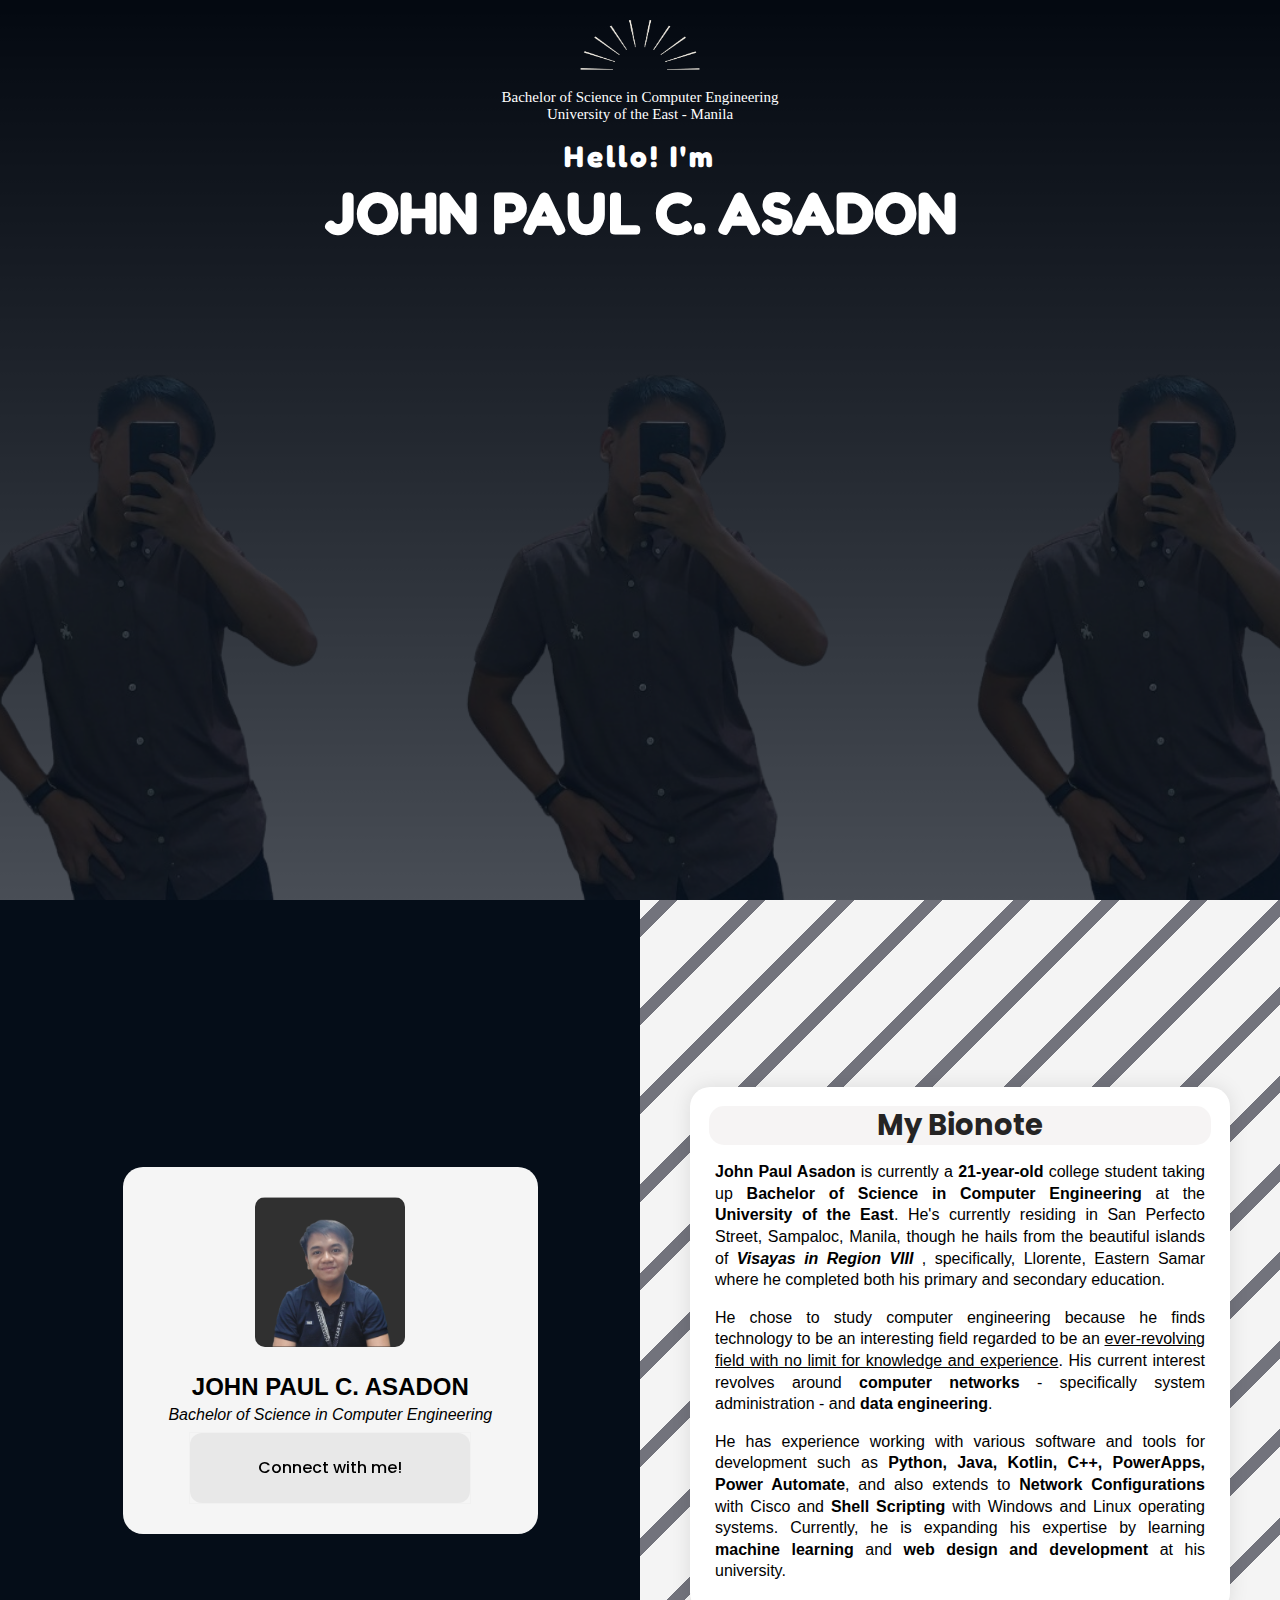
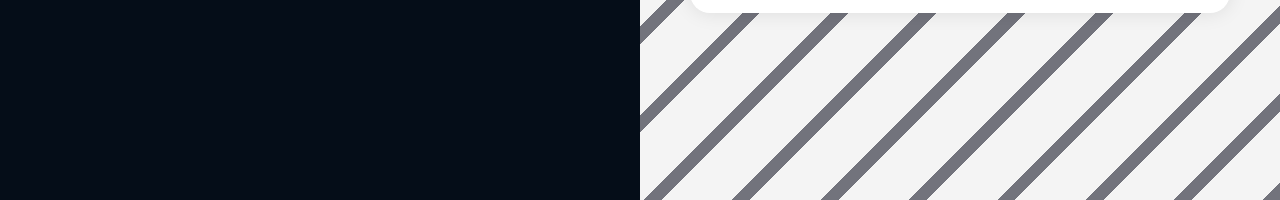
<file: index.html>
<!DOCTYPE html>
<html lang="en">

<head>
    <meta charset="UTF-8">
    <meta name="viewport" content="width=device-width, initial-scale=1.0">
    <title>Bionote</title>
    <link rel="stylesheet" href="styles.css">

</head>

<body>
    <div class="top-section">
        <div class="top-content">
            <img src="icon.png" height="50px" width="120px">  
            <p>Bachelor of Science in Computer Engineering<br>
                University of the East - Manila</p>      
             <h2>Hello! I'm </h2>
             <h1>  JOHN PAUL C. ASADON</h1>

        </div>
    </div>
    <div class="sections-container">
        <div class="left-section">
            <center>
                <div class="content">
                    <div>
                        <img class="profile-pic" src="bionote img.png" height="150px" width="150px">
                    </div>
                    <h2 style="color: #000; margin: 2px;">JOHN PAUL C. ASADON</h2>
                    <p style="color: #000; margin: 5px; margin-bottom: 8px;"><i>Bachelor of Science in Computer Engineering</i></p>
                    <!-- <div class="social-links">
                        <a href="https://www.instagram.com/jp.asadon/"><img src="ig.png" width="30px" height="30px" alt="Instagram"></a>
                        <a href="https://x.com/idkkrealllyyy?t=Nxgfuk8yyjNJ076IogHYPw&s=09"><img src="x.png" width="30px" height="30px" alt="X"></a>
                        <a href="https://www.facebook.com/profile.php?id=100082509960393&mibextid=JRoKGi
                        "><img src="fb.png" width="30px" height="30px" alt="Facebook"></a>
                        <a href="https://www.tiktok.com/@ji.peeee?_t=8oVj8GSJMTE&_r=1"><img src="tiktok.png" width="30px" height="30px" alt="TikTok"></a>
                        <a href="https://www.linkedin.com/in/john-paul-asadon-a41352255?utm_source=share&utm_campaign=share_via&utm_content=profile&utm_medium=android_app"><img src="linkedin.png" width="30px" height="30px" alt="LinkedIn"></a><br>
                        <a href="https://mail.google.com/mail/u/0/#inbox?compose=GTvVlcSHxjTVXcXHvVwVTpCPrcSkXrQNfngbRmRmxcKhsMLZSZRDjnmXfTGgJzHKsrvXZkPNGvqCV"><p style="font-style: italic; color: #000; font-size:small; margin-top: 5px;"> asadon.johnpaul@ue.edu.ph</a>

                    </div> -->
                    <div class="flip-card">
                        <div class="flip-card-inner">
                          <div class="flip-card-front">
                            <p>Connect with me!</p>
                          </div>
                          <div class="flip-card-back">
                            <a href="https://www.instagram.com/jp.asadon/"><img src="ig.png" width="30px" height="30px" alt="Instagram"></a>
                        <a href="https://x.com/idkkrealllyyy?t=Nxgfuk8yyjNJ076IogHYPw&s=09"><img src="x.png" width="30px" height="30px" alt="X"></a>
                        <a href="https://www.facebook.com/profile.php?id=100082509960393&mibextid=JRoKGi
                        "><img src="fb.png" width="30px" height="30px" alt="Facebook"></a>
                        <a href="https://www.tiktok.com/@ji.peeee?_t=8oVj8GSJMTE&_r=1"><img src="tiktok.png" width="30px" height="30px" alt="TikTok"></a>
                        <a href="https://www.linkedin.com/in/john-paul-asadon-a41352255?utm_source=share&utm_campaign=share_via&utm_content=profile&utm_medium=android_app"><img src="linkedin.png" width="30px" height="30px" alt="LinkedIn" ></a>
                        <!-- <a href="https://mail.google.com/mail/u/0/#inbox?compose=GTvVlcSHxjTVXcXHvVwVTpCPrcSkXrQNfngbRmRmxcKhsMLZSZRDjnmXfTGgJzHKsrvXZkPNGvqCV"><p style="font-style: italic; color: #000; font-size:small; margin-top: 5px;"> asadon.johnpaul@ue.edu.ph</a> -->
                            <a href="https://mail.google.com/mail/u/0/#inbox?compose=GTvVlcSHxjTVXcXHvVwVTpCPrcSkXrQNfngbRmRmxcKhsMLZSZRDjnmXfTGgJzHKsrvXZkPNGvqCV"><img src="mail.png" width="30px" height="30px" alt="Email"></a>
                          </div>
                        </div>
                      </div>
                    </div>
                    </center>
                    </div>
                    <div class="right-section">
                        <div class="content">
                            <h2>My Bionote</h2>
                            <p><b>John Paul Asadon</b> is currently a <b>21-year-old</b> college student taking up <b>Bachelor
                                of Science in Computer Engineering</b> at the <b>University of the East</b>. He's currently residing in San Perfecto
                                Street, Sampaloc, Manila, though he hails from the beautiful islands of <b><i>Visayas in Region VIII </i></b>,
                                specifically, Llorente, Eastern Samar where he completed both his primary and secondary education.</p>
                            <p>He chose to study computer engineering because he finds technology to be an
                                interesting field regarded to be an <u>ever-revolving field with no limit for knowledge and experience</u>. His
                                current interest revolves around <b>computer networks</b> - specifically system administration - and <b>data
                                engineering</b>.</p>
                            <p>He has experience working with various software and tools for development such
                                as <b>Python, Java, Kotlin, C++, PowerApps, Power Automate</b>, and also extends to <b>Network Configurations</b> with
                                Cisco and <b>Shell Scripting</b> with Windows and Linux operating systems. Currently, he is expanding his expertise
                                by learning <b> machine learning</b> and <b>web design and development</b> at his university.</p>
                    
                        </div>
                    </div>
                    </div>
                </body>
                    
                    </html>
</file>
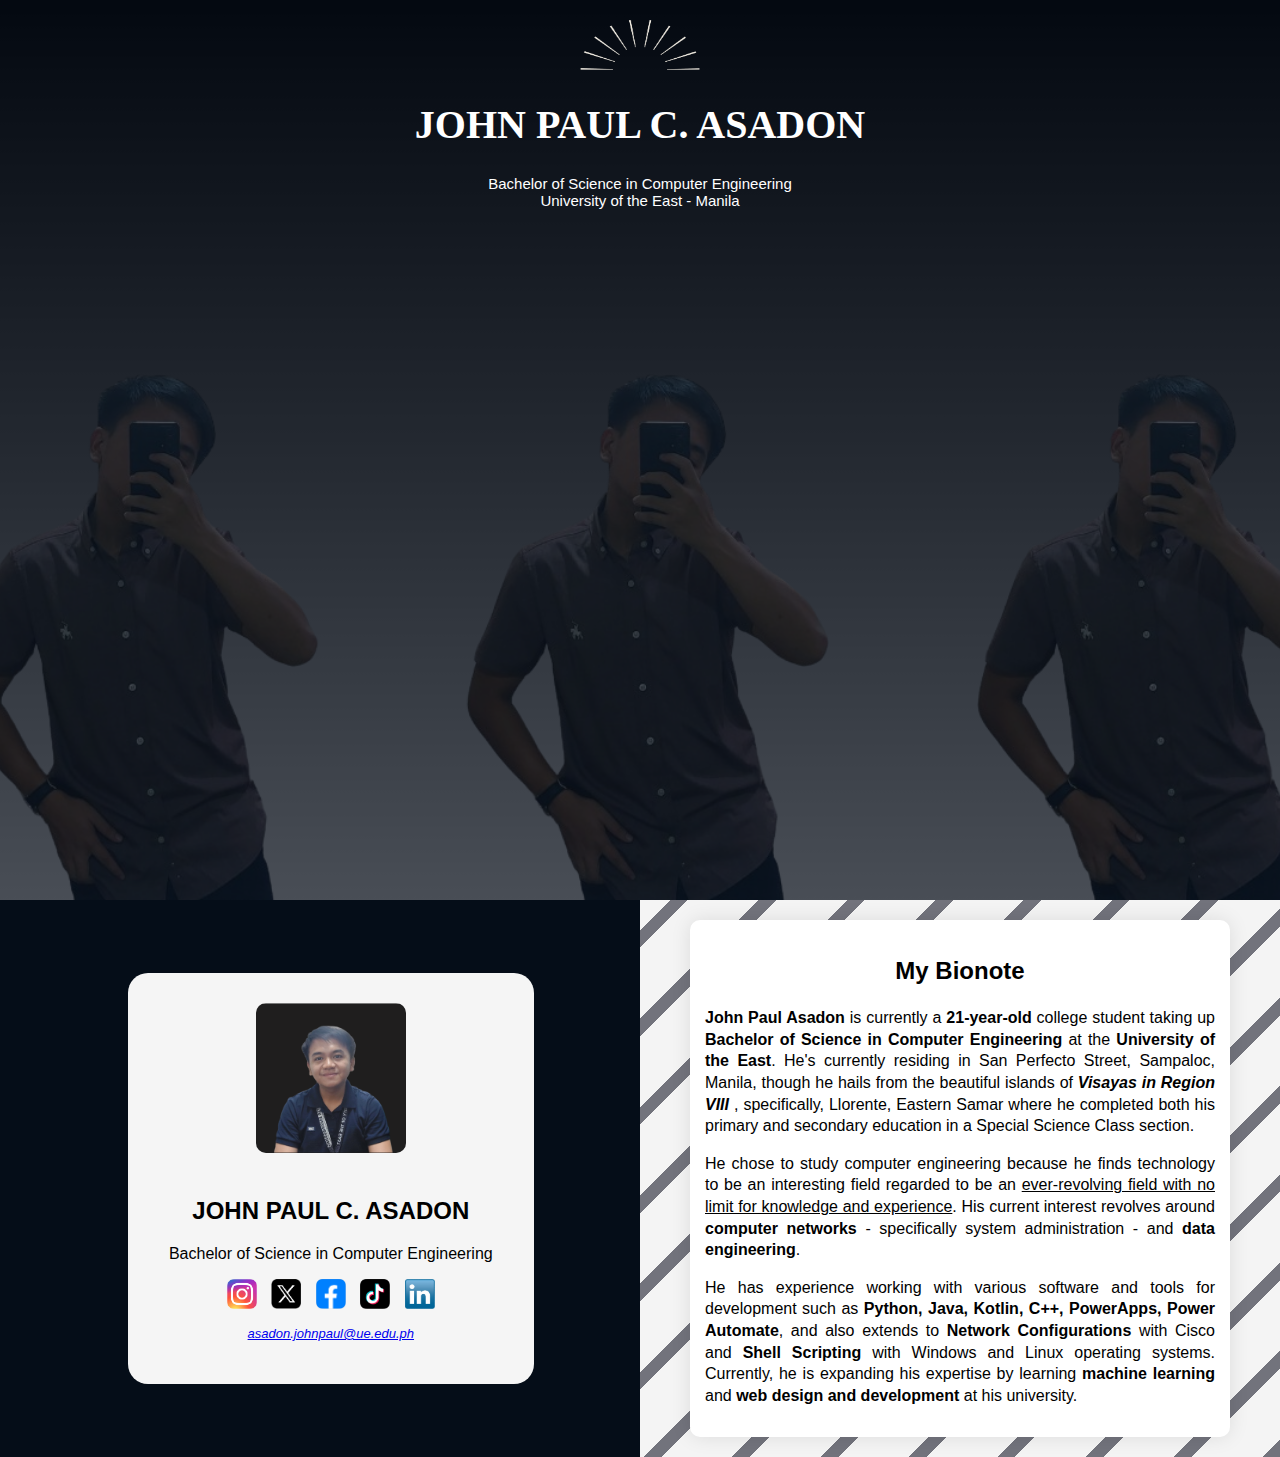
<file: Asadon_MP1/index.html>
<!DOCTYPE html>
<html lang="en">

<head>
    <meta charset="UTF-8">
    <meta name="viewport" content="width=device-width, initial-scale=1.0">
    <title>Bionote</title>
    <style>
        body {  
            font-family: Arial, sans-serif;
            margin: 0;
            padding: 0;
            display: flex;
            flex-direction: column;
            height: 100vh;
            background-image: linear-gradient(to bottom, #000000, #363636, #6c6c6c, #a7a7a7, #e6e6e6);
        
        }

        .top-section {
            position:relative;
            height: 100%;
            background: url('top bg-1.png') no-repeat center center/cover
        }
        .top-section::before {
            content: '';
            position: absolute;
            top: 0;
            left: 0;
            width: 100%;
            height: 100%;
            background-color: rgba(5, 13, 24, 0.70);
        }

        .top-content {
            position: relative;
            height: 100vh;
            z-index: 1;
            color: #fff;
            text-align: center;
            padding: 20px;
        }

        .sections-container {
            display: flex;
            height: 100vh;
        }

        .left-section,
        .right-section {
            width: 50%;
            padding: 20px;
            box-sizing: border-box;
        }

        .left-section {
            background-color:  rgba(5, 13, 24, 1);
            color: #fff;
            display: flex;
            flex-direction: column;
            align-items: center;
            justify-content: center;
        }

        .left-section .content {
            width: 90%;
            max-width: 600px;
            background-color: #f5f5f5;
            padding: 30px;
            align-items: center;
            border-radius: 20px;
            box-shadow: 20px;
        }

        .right-section {
            /* background-color: #f5f5f5; */
            background-color: #f4f4f4;
    background: repeating-linear-gradient( -45deg, #72737c, #72737c 12.5px, #f4f4f4 12.5px, #f4f4f4 62.5px );
            display: flex;
            align-items: center;
            /* border-radius: 20px; */
            justify-content: center;
        }

        .right-section .content {
            width: 85%;
            max-width: 600px;
            background-color: #fff;
            line-height: 1.35;
            padding: 15px;
            box-shadow: 0 0 20px rgba(0, 0, 0, 0.1);
            border-radius: 10px;
        }

        .profile-pic {
            width: 150px;
            height: 150px;
            background-color: #ccc;
            border-radius: 10px;
            margin-bottom: 20px;
        }

        .social-links img {
            /* width: 24px;
            height: 30px; */
            margin: 0 5px;
            align-items: center;
        }

        /* .footer{

        } */
    </style>
</head>

<body>
    <div class="top-section">
        <div class="top-content">
            <img src="icon.png" height="50px" width="120px">       
             <h1 style="font-family: system ui; font-size: 40px;">JOHN PAUL C. ASADON</h1>
            <p style="font-size: 15px; font-family: Arial;">Bachelor of Science in Computer Engineering<br>
                University of the East - Manila</p>
        </div>
    </div>
    <div class="sections-container">
        <div class="left-section">
            <center>
                <div class="content">
                    <div>
                        <img class="profile-pic" src="bionote img.png" height="150px" width="150px">
                    </div>
                    <h2 style="color: #000;">JOHN PAUL C. ASADON</h2>
                    <p style="color: #000;">Bachelor of Science in Computer Engineering</p>
                    <div class="social-links">
                        <a href="https://www.instagram.com/jp.asadon/"><img src="ig.png" width="30px" height="30px" alt="Instagram"></a>
                        <a href="https://x.com/idkkrealllyyy?t=Nxgfuk8yyjNJ076IogHYPw&s=09"><img src="x.png" width="30px" height="30px" alt="X"></a>
                        <a href="https://www.facebook.com/profile.php?id=100082509960393&mibextid=JRoKGi
                        "><img src="fb.png" width="30px" height="30px" alt="Facebook"></a>
                        <a href="https://www.tiktok.com/@ji.peeee?_t=8oVj8GSJMTE&_r=1"><img src="tiktok.png" width="30px" height="30px" alt="TikTok"></a>
                        <a href="https://www.linkedin.com/in/john-paul-asadon-a41352255?utm_source=share&utm_campaign=share_via&utm_content=profile&utm_medium=android_app"><img src="linkedin.png" width="30px" height="30px" alt="LinkedIn"></a><br>
                        <a href="https://mail.google.com/mail/u/0/#inbox?compose=GTvVlcSHxjTVXcXHvVwVTpCPrcSkXrQNfngbRmRmxcKhsMLZSZRDjnmXfTGgJzHKsrvXZkPNGvqCV"><p style="font-style: italic; color: #000; font-size:small;"> asadon.johnpaul@ue.edu.ph</a>

                    </div>
                    </div>
                    </center>
                    </div>
                    <div class="right-section">
                        <div class="content">
                            <h2 style="text-align: center;">My Bionote</h2>
                            <p style="text-align: justify;"><b>John Paul Asadon</b> is currently a <b>21-year-old</b> college student taking up <b>Bachelor
                                of Science in Computer Engineering</b> at the <b>University of the East</b>. He's currently residing in San Perfecto
                                Street, Sampaloc, Manila, though he hails from the beautiful islands of <b><i>Visayas in Region VIII </i></b>,
                                specifically, Llorente, Eastern Samar where he completed both his primary and secondary education in a
                                Special Science Class section.</p>
                            <p style="text-align: justify;">He chose to study computer engineering because he finds technology to be an
                                interesting field regarded to be an <u>ever-revolving field with no limit for knowledge and experience</u>. His
                                current interest revolves around <b>computer networks</b> - specifically system administration - and <b>data
                                engineering</b>.</p>
                            <p style="text-align: justify;">He has experience working with various software and tools for development such
                                as <b>Python, Java, Kotlin, C++, PowerApps, Power Automate</b>, and also extends to <b>Network Configurations</b> with
                                Cisco and <b>Shell Scripting</b> with Windows and Linux operating systems. Currently, he is expanding his expertise
                                by learning <b> machine learning</b> and <b>web design and development</b> at his university.</p>
                    
                        </div>
                    </div>
                    </div>
                    
                    </body>
                    
                    </html>
</file>
<file: styles.css>
@import url('https://fonts.googleapis.com/css2?family=Rowdies:wght@300;400;700&display=swap');
@import url('https://fonts.googleapis.com/css2?family=Fredoka+One&display=swap');
@import url('https://fonts.googleapis.com/css2?family=Poppins:ital,wght@0,100;0,200;0,300;0,400;0,500;0,600;0,700;0,800;0,900;1,100;1,200;1,300;1,400;1,500;1,600;1,700;1,800;1,900&family=Rowdies:wght@300;400;700&display=swap');
        body {  
            font-family: Arial, sans-serif;
            margin: 0;
            padding: 0;
            display: flex;
            flex-direction: column;
            height: 100vh;
            background-image: linear-gradient(to bottom, #000000, #363636, #6c6c6c, #a7a7a7, #e6e6e6);
        
        }

        .top-section {
            position:relative;
            height: 100%;
            background: url('top bg-1.png') no-repeat center center/cover
        }
        .top-section::before {
            content: '';
            position: absolute;
            top: 0;
            left: 0;
            width: 100%;
            height: 100%;
            background-color: rgba(5, 13, 24, 0.70);
        }

        .top-content {
            position: relative;
            height: 100vh;
            z-index: 1;
            color: #fff;
            text-align: center;
            padding: 20px;

        }

        @keyframes floatIn {
            from {
                opacity: 0;
                transform: translateY(50px); 
            }
            to {
                opacity: 1;
                transform: translateY(0); 
            }
        }
        
        .top-content h1, .top-content h2 {
            font-family: 'Fredoka One', sans-serif;
            color: #FFFFFF;
            animation: floatIn 2s ease-in-out forwards; 
            animation-delay: 0.5s; 
        }
        
        .top-content h1 {
            font-family: 'Fredoka One', sans-serif;
            margin: 2px;
            font-size: 60px;
            color: #FFFFFF;
        }
        
        .top-content h1:hover {
            color: #edebeb;
            text-shadow:
                -3px 0 red,  
                3px 0 #00FFFF;  
            letter-spacing: 3px;
        }
        

        .top-content h2{
            font-family: 'Fredoka One', sans-serif;
            font-size: 30px;
    color: #FFFFFF;
   margin: 0px;
   /* padding-left: 210px;
   text-align: left; */
    letter-spacing: 3px;
        }
        
        .top-content p{
            font-family: Verdana;
    font-size: 15px;
    color: #FFFFFF;
        }
        

        .sections-container {
            display: flex;
    height: 100vh;
        }

        .left-section,
        .right-section {
            width: 50%;
            padding: 20px;
            box-sizing: border-box;
            height: 100vh;
        }

        .left-section {
            background-color:  rgba(5, 13, 24, 1);
            color: #fff;
            display: flex;
            flex-direction: column;
            align-items: center;
            justify-content: center;
        }

        .left-section .content {
            width: 90%;
            max-width: 600px;
            background-color: #f5f5f5;
            padding: 30px;
            align-items: center;
            border-radius: 20px;
            box-shadow: 20px;
        }

        .right-section {
            /* background-color: #f5f5f5; */
            background-color: #f4f4f4;
    background: repeating-linear-gradient( -45deg, #72737c, #72737c 12.5px, #f4f4f4 12.5px, #f4f4f4 62.5px );
            display: flex;
            align-items: center;
            /* border-radius: 20px; */
            justify-content: center;
        }

        .right-section .content {
            width: 85%;
            max-width: 600px;
            background-color: #fff;
            line-height: 1.35;
            padding: 15px;
            box-shadow: 0 0 20px rgba(0, 0, 0, 0.1);
            border-radius: 20px;
        }

        .right-section .content h2{
            font-family: "Poppins", sans-serif;
            text-align: center;
            color:#252424;
            border-radius: 15px;
            background-color: #f3f0f0bd;
            font-size: 29px;
            margin: 4px;
        }
        .right-section .content p{
            text-align: justify;
            margin-left: 10px;
            margin-right: 10px;

        }


        .profile-pic {
            width: 150px;
            height: 150px;
            background-color: #ccc;
            border-radius: 10px;
            margin-bottom: 20px;
        }
        
        .profile-pic:hover {
            transition: all 1s ease-in-out;
            border-radius: 50%;
        }
        

        .flip-card {
            background-color: transparent;
            width: 280px;
            height: 70px;
            border: 1px solid #f1f1f1;
            perspective: 1000px; /* Remove this if you don't want the 3D effect */
          }
          
          /* This container is needed to position the front and back side */
          .flip-card-inner {
            position: relative;
            width: 100%;
            height: 100%;
            text-align: center;
            transition: transform 0.8s;
            transform-style: preserve-3d;
          }
          
          /* Do an horizontal flip when you move the mouse over the flip box container */
          .flip-card:hover .flip-card-inner {
            transform: rotateY(180deg);
          }
          
          /* Position the front and back side */
          .flip-card-front, .flip-card-back {
            position: absolute;
            width: 100%;
            height: 100%;
            -webkit-backface-visibility: hidden; /* Safari */
            backface-visibility: hidden;
          }
          
          /* Style the front side (fallback if image is missing) */
          .flip-card-front {
            font-family: "Poppins", sans-serif;
            font-weight: 500;
            background-color: #bbbbbb38;
            color: black;
            display: flex;
            justify-content: center;
            align-items: center;
            border-radius: 12px;
          }
          
          /* Style the back side */
          .flip-card-back {
            /* background-color: rgba(86, 87, 88, 0.215); */
            background-color: transparent;
            background-color: #00ffff1f;
            color: white;
            transform: rotateY(180deg);
            display: flex;
            justify-content: center;
            align-items: center;
            gap: 10px; /* Add space between the icons */
            border-radius: 12px;

          }
          .education-section, .projects-section {
            padding: 20px;
            color: #000;
            background-color: #161616;
        }
        
        .education-section h2, .projects-section h2 {
            font-family: 'Fredoka One', sans-serif;
            color: #1E1E1E;
            font-size: 28px;
            margin-bottom: 5px;
            background-color: #cfcfcf;
            text-align: center;
            border-radius: 10px;
        }
        
        .education-section ul, .projects-section ul {
            font-family: 'Poppins', sans-serif;
            list-style-type: none;
            padding-left: 0;
            background-color: #a7a7a7;
            border-radius: 15px;
            text-align: center;
        }
        
        .education-section li, .projects-section li {
            font-size: 18px;
            margin-bottom: 10px;
            line-height: 1.5;
        }
        


/* 
        .social-links img {
            width: 24px; comment
            height: 30px; comment
            margin: 0 5px;
            align-items: center;
        } */
</file>
